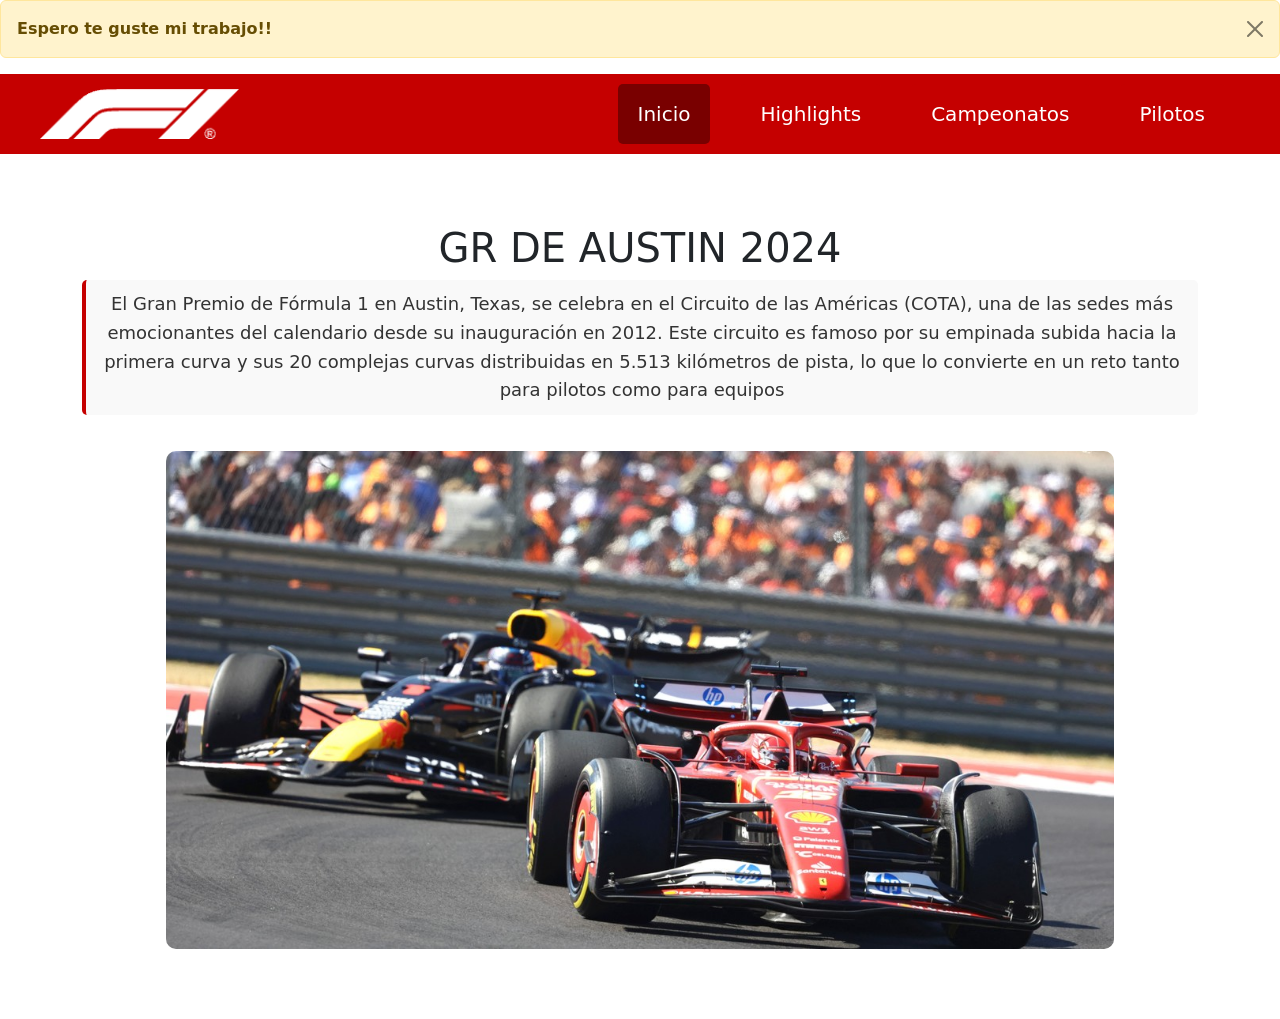
<file: index.html>
<!DOCTYPE html>
<html lang="es">
<head>
    <meta charset="UTF-8">
    <meta name="viewport" content="width=device-width, initial-scale=1.0">
    <title>Página Principal</title>
    <link rel="stylesheet" href="CSS/style.css">
    <link rel="stylesheet" href="https://cdn.jsdelivr.net/npm/bootstrap@4.3.1/dist/css/bootstrap.min.css" integrity="sha384-ggOyR0iXCbMQv3Xipma34MD+dH/1fQ784/j6cY/iJTQUOhcWr7x9JvoRxT2MZw1T" crossorigin="anonymous">
    <link rel="stylesheet" href="CSS/bootstrap.css">
</head>
<body>
        <div class="alert alert-warning alert-dismissible fade show" role="alert">
        <strong>Espero te guste mi trabajo!!</strong>
        <button type="button" class="btn-close" data-bs-dismiss="alert" aria-label="Close"></button>
      </div>
    <header>
        <nav class="navbar">
            <a href="index.html"><img src="img/formula-1-logo.png" class="logo"></a>
            <ul class="menu">
                <li><a href="index.html" class="activo">Inicio</a></li>
                <li><a href="pagina1.html">Highlights</a></li>
                <li><a href="pagina2.html">Campeonatos</a></li>
                <li><a href="pagina3.html">Pilotos</a></li>
            </ul>
        </nav>
    </header>

    <main class="container">
        <h1>GR DE AUSTIN 2024</h1>
        <p>El Gran Premio de Fórmula 1 en Austin, Texas, se celebra en el Circuito de las Américas (COTA), una de las sedes más emocionantes del calendario desde su inauguración en 2012. Este circuito es famoso por su empinada subida hacia la primera curva y sus 20 complejas curvas distribuidas en 5.513 kilómetros de pista, lo que lo convierte en un reto tanto para pilotos como para equipos​</p>
        <img src="IMG/inicio.jpg" alt="Monoplaza de RB y Ferrari" class="main-image">
    </main>
    <script src="bootstrap.bundle.js"></script>
</body>
</html>
</file>
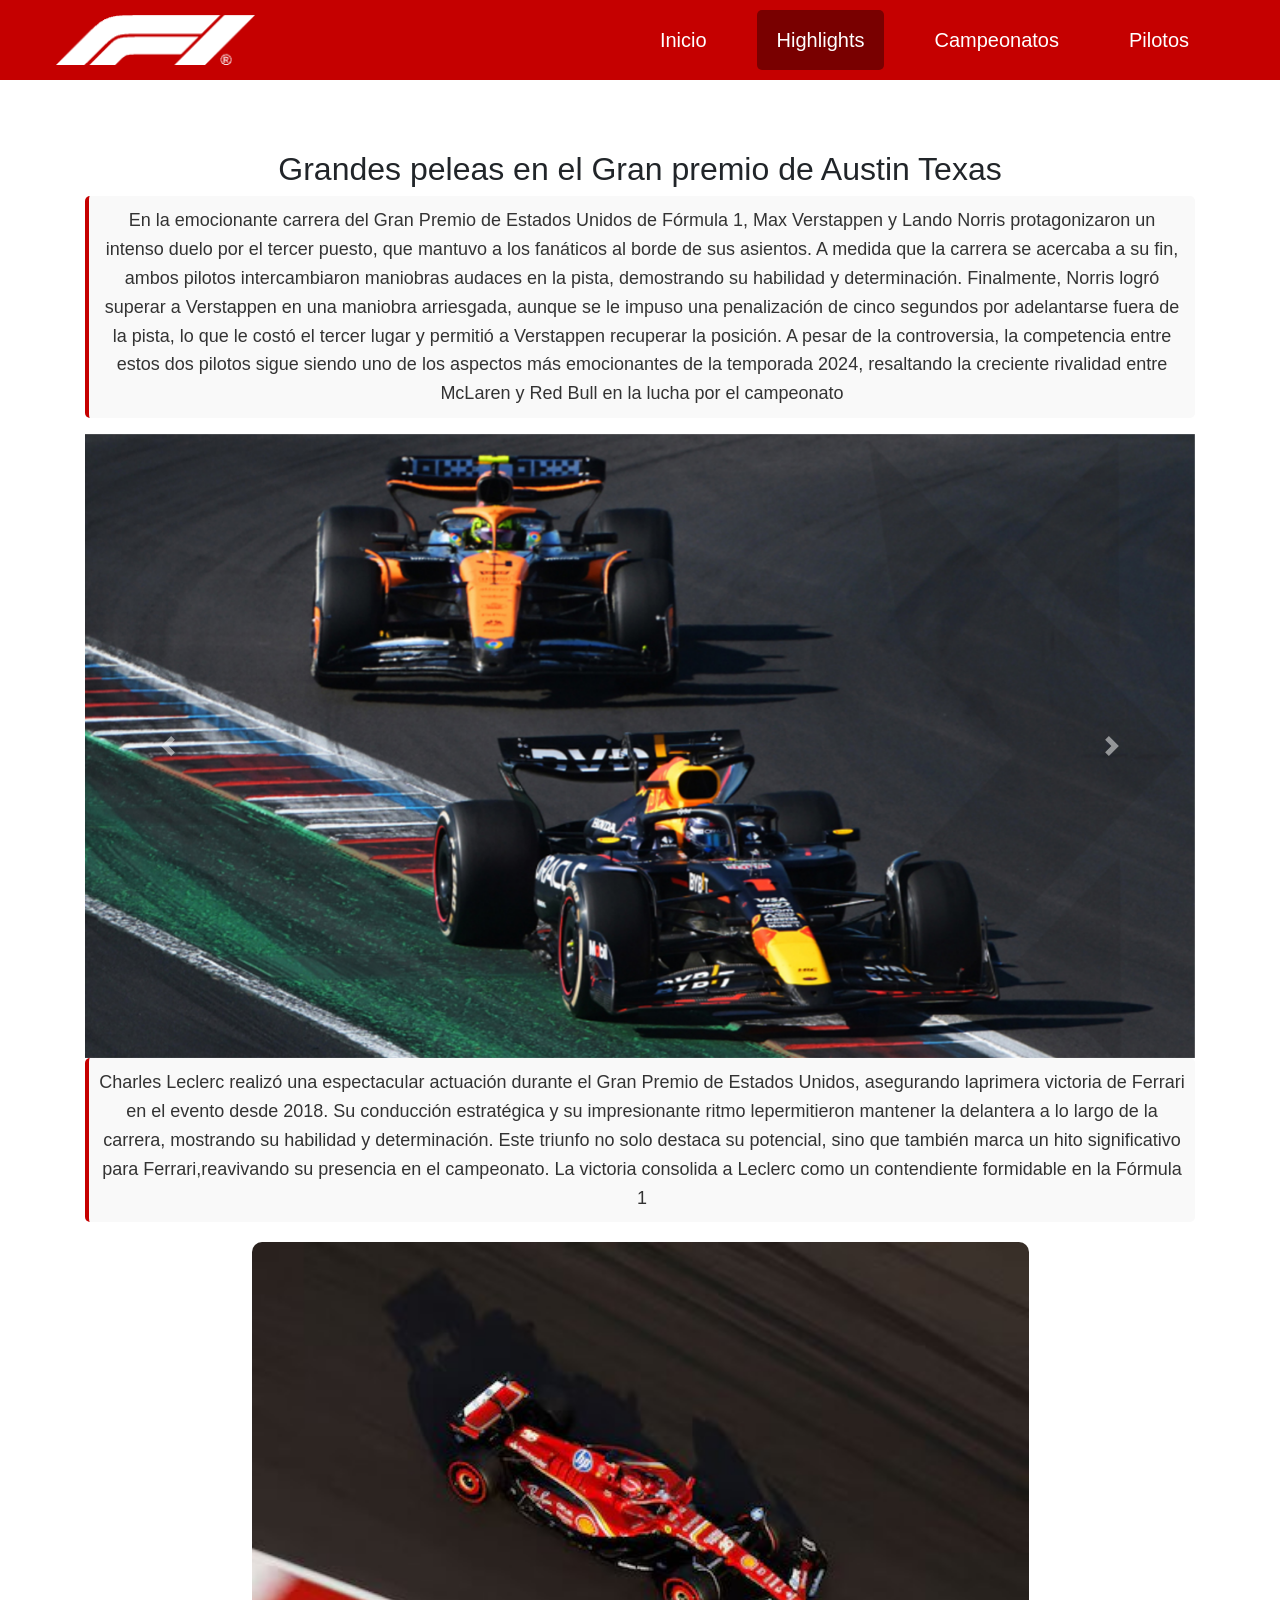
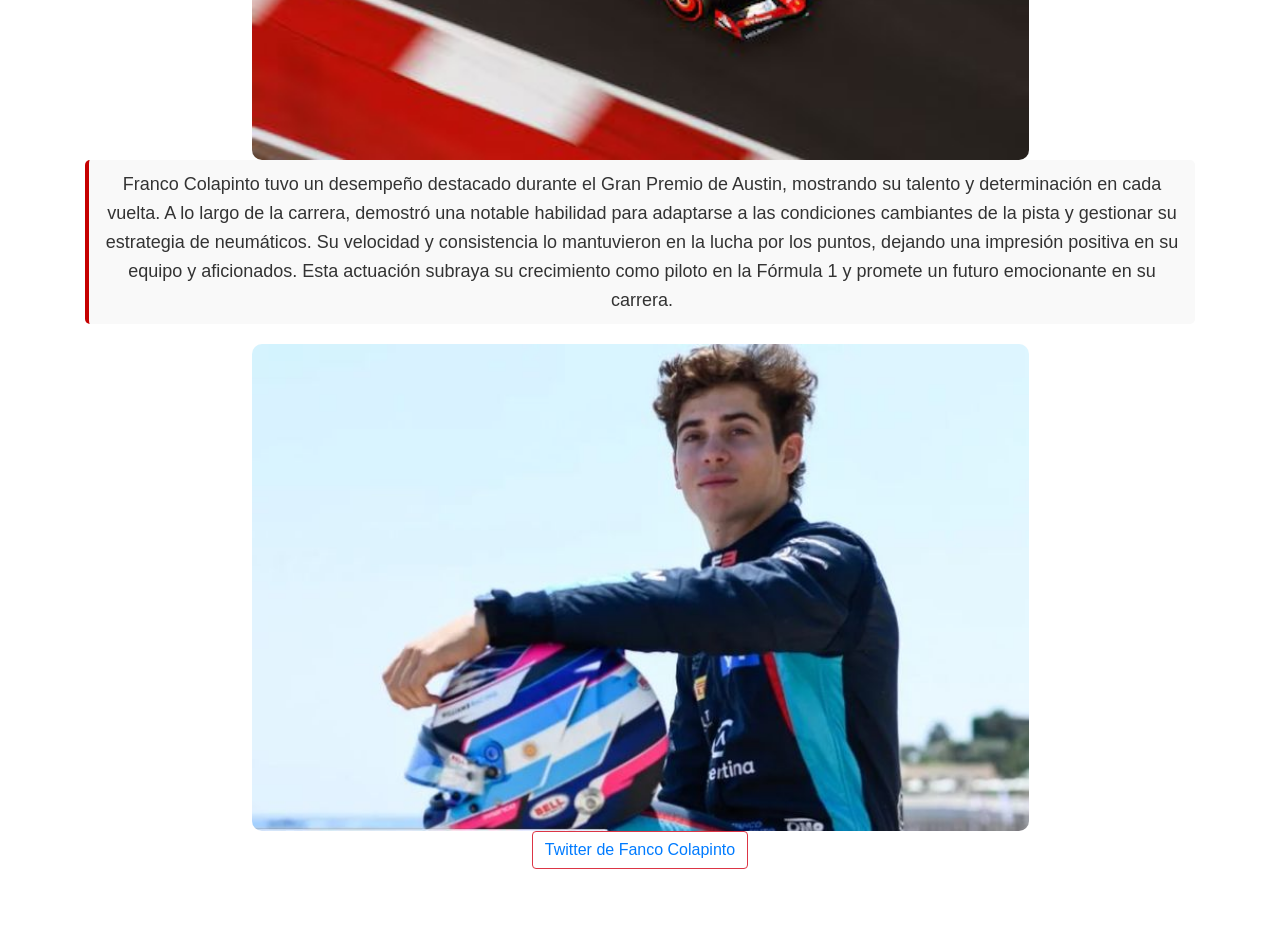
<file: pagina1.html>
<!DOCTYPE html>
<html lang="es">

<head>
    <meta charset="UTF-8">
    <meta name="viewport" content="width=device-width, initial-scale=1.0">
    <title>Página 1</title>
    <link rel="stylesheet" href="CSS/style.css">
    <link rel="stylesheet" href="https://cdn.jsdelivr.net/npm/bootstrap@4.3.1/dist/css/bootstrap.min.css"
        integrity="sha384-ggOyR0iXCbMQv3Xipma34MD+dH/1fQ784/j6cY/iJTQUOhcWr7x9JvoRxT2MZw1T" crossorigin="anonymous">
    <script src="https://code.jquery.com/jquery-3.3.1.slim.min.js"
        integrity="sha384-q8i/X+965DzO0rT7abK41JStQIAqVgRVzpbzo5smXKp4YfRvH+8abtTE1Pi6jizo"
        crossorigin="anonymous"></script>
    <script src="https://cdn.jsdelivr.net/npm/popper.js@1.14.7/dist/umd/popper.min.js"
        integrity="sha384-UO2eT0CpHqdSJQ6hJty5KVphtPhzWj9WO1clHTMGa3JDZwrnQq4sF86dIHNDz0W1"
        crossorigin="anonymous"></script>
    <script src="https://cdn.jsdelivr.net/npm/bootstrap@4.3.1/dist/js/bootstrap.min.js"
        integrity="sha384-JjSmVgyd0p3pXB1rRibZUAYoIIy6OrQ6VrjIEaFf/nJGzIxFDsf4x0xIM+B07jRM"
        crossorigin="anonymous"></script>
</head>

<body>
    <header>
        <nav class="navbar">
            <a href="index.html"><img src="img/formula-1-logo.png" class="logo"></a>
            <ul class="menu">
                <li><a href="index.html">Inicio</a></li>
                <li><a href="pagina1.htm" class="activo">Highlights</a></li>
                <li><a href="pagina2.html">Campeonatos</a></li>
                <li><a href="pagina3.html">Pilotos</a></li>
            </ul>
        </nav>
    </header>

    <main class="container">
        <h2>Grandes peleas en el Gran premio de Austin Texas</h2>
        <p>En la emocionante carrera del Gran Premio de Estados Unidos de Fórmula 1, Max Verstappen y Lando Norris
            protagonizaron un intenso duelo por el tercer puesto, que mantuvo a los fanáticos al borde de sus asientos.
            A medida que la carrera se acercaba a su fin, ambos pilotos intercambiaron maniobras audaces en la pista,
            demostrando su habilidad y determinación. Finalmente, Norris logró superar a Verstappen en una maniobra
            arriesgada, aunque se le impuso una penalización de cinco segundos por adelantarse fuera de la pista, lo que
            le costó el tercer lugar y permitió a Verstappen recuperar la posición. A pesar de la controversia, la
            competencia entre estos dos pilotos sigue siendo uno de los aspectos más
            emocionantes de la temporada 2024, resaltando la creciente rivalidad entre McLaren y Red Bull en la lucha
            por el campeonato</p>

        <div id="carouselExampleControls" class="carousel slide" data-ride="carousel">
            <div class="carousel-inner">
                <div class="carousel-item active">
                    <img class="d-block w-100" src="img/carrucel 1/1.jpg"
                        alt="Batalla entre Lando Norris y Max Verstappen por el tercer lugar">
                </div>
                <div class="carousel-item">
                    <img class="d-block w-100" src="img/carrucel 1/2.jpg" alt="Monoplaza de Max Verstappen">
                </div>
                <div class="carousel-item">
                    <img class="d-block w-100" src="img/carrucel 1/3.jpg" alt="Podio del Austin GP 2024">
                </div>
            </div>

            <a class="carousel-control-prev" href="#carouselExampleControls" role="button" data-slide="prev">
                <span class="carousel-control-prev-icon" aria-hidden="true"></span>
                <span class="sr-only">Previous</span>
            </a>
            <a class="carousel-control-next" href="#carouselExampleControls" role="button" data-slide="next">
                <span class="carousel-control-next-icon" aria-hidden="true"></span>
                <span class="sr-only">Next</span>
            </a>
        </div>
        <p>Charles Leclerc realizó una espectacular actuación durante el Gran Premio de Estados Unidos, asegurando
            laprimera victoria de Ferrari en el evento desde 2018. Su conducción estratégica y su impresionante ritmo
            lepermitieron mantener la delantera a lo largo de la carrera, mostrando su habilidad y determinación. Este
            triunfo no solo destaca su potencial, sino que también marca un hito significativo para Ferrari,reavivando
            su presencia en el campeonato. La victoria consolida a Leclerc como un contendiente formidable en la Fórmula
            1
        </p>
        <div class="gallery">
            <img src="img/Charles.jpg" alt="Monoplaza de Charles Leclerc"  class="img-fluid">
        </div>
        <p>Franco Colapinto tuvo un desempeño destacado durante el Gran Premio de Austin, mostrando su talento y
            determinación en cada vuelta. A lo largo de la carrera, demostró una notable habilidad para adaptarse a las
            condiciones cambiantes de la pista y gestionar su estrategia de neumáticos. Su velocidad y consistencia lo
            mantuvieron en la lucha por los puntos, dejando una impresión positiva en su equipo y aficionados. Esta
            actuación subraya su crecimiento como piloto en la Fórmula 1 y promete un futuro emocionante en su carrera.
        </p>
        <div class="gallery">
            <img src="img/Franco.jpg" alt="Franco Colapinto"  class="img-fluid">
        </div>
        <button type="button" class="btn btn-outline-danger"><a href="https://x.com/FranColapinto">Twitter de Fanco Colapinto</a></button>
    </main>

</body>

</html>
</file>
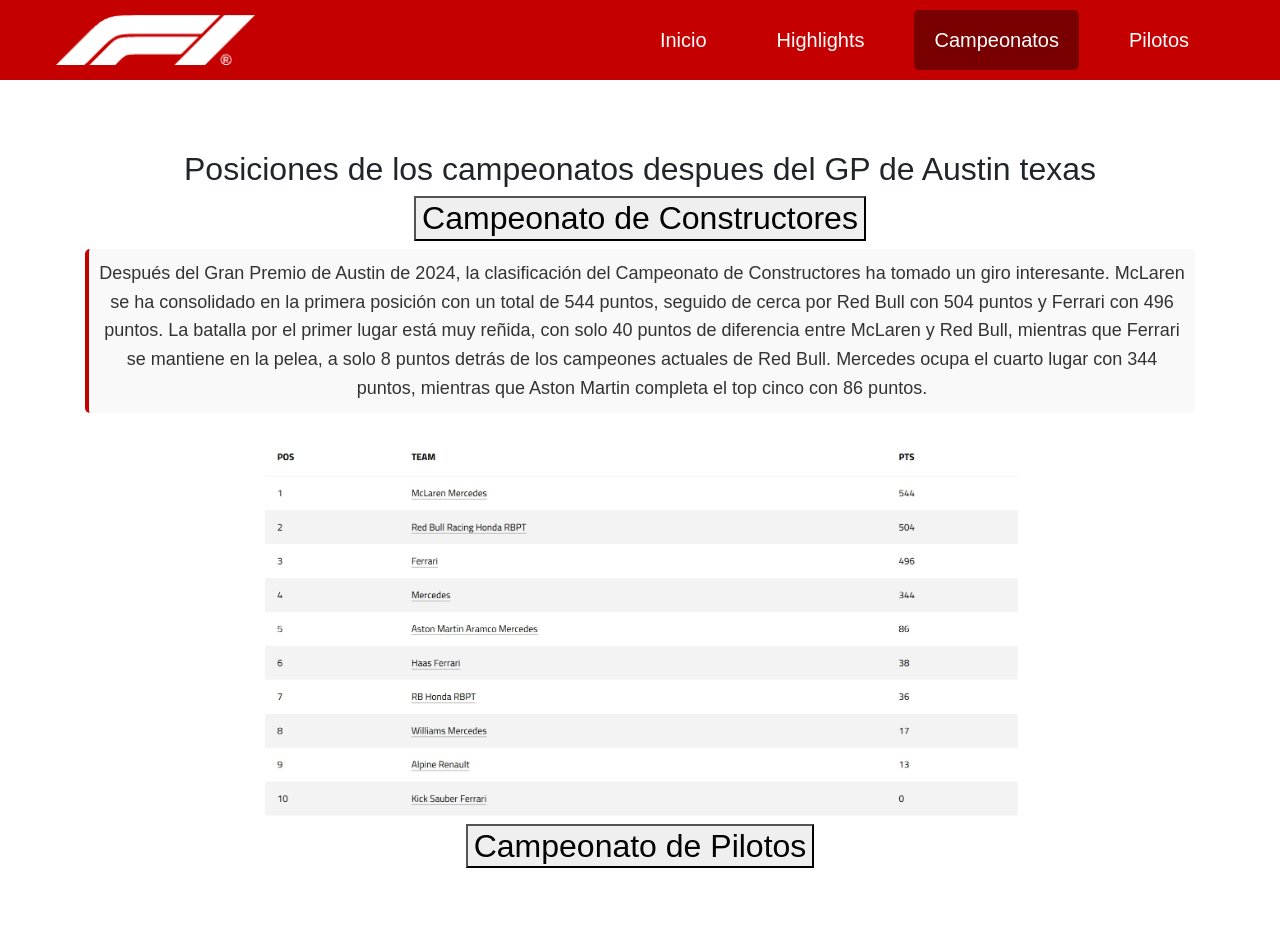
<file: pagina2.html>
<!DOCTYPE html>
<html lang="es">

<head>
    <meta charset="UTF-8">
    <meta name="viewport" content="width=device-width, initial-scale=1.0">
    <title>Página 1</title>
    <link rel="stylesheet" href="CSS/style.css">
    <link rel="stylesheet" href="https://cdn.jsdelivr.net/npm/bootstrap@4.3.1/dist/css/bootstrap.min.css"
        integrity="sha384-ggOyR0iXCbMQv3Xipma34MD+dH/1fQ784/j6cY/iJTQUOhcWr7x9JvoRxT2MZw1T" crossorigin="anonymous">
    <script src="https://code.jquery.com/jquery-3.3.1.slim.min.js"
        integrity="sha384-q8i/X+965DzO0rT7abK41JStQIAqVgRVzpbzo5smXKp4YfRvH+8abtTE1Pi6jizo"
        crossorigin="anonymous"></script>
    <script src="https://cdn.jsdelivr.net/npm/popper.js@1.14.7/dist/umd/popper.min.js"
        integrity="sha384-UO2eT0CpHqdSJQ6hJty5KVphtPhzWj9WO1clHTMGa3JDZwrnQq4sF86dIHNDz0W1"
        crossorigin="anonymous"></script>
    <script src="https://cdn.jsdelivr.net/npm/bootstrap@4.3.1/dist/js/bootstrap.min.js"
        integrity="sha384-JjSmVgyd0p3pXB1rRibZUAYoIIy6OrQ6VrjIEaFf/nJGzIxFDsf4x0xIM+B07jRM"
        crossorigin="anonymous"></script>
</head>

<body>
    <header>
        <nav class="navbar">
            <a href="index.html"><img src="img/formula-1-logo.png" class="logo"></a>
            <ul class="menu">
                <li><a href="index.html">Inicio</a></li>
                <li><a href="pagina1.html">Highlights</a></li>
                <li><a href="pagina2.html" class="activo">Campeonatos</a></li>
                <li><a href="pagina3.html">Pilotos</a></li>
            </ul>
        </nav>
    </header>

    <main class="container">
        <h2>Posiciones de los campeonatos despues del GP de Austin texas</h2>
        <script src="https://cdn.jsdelivr.net/npm/bootstrap@5.3.3/dist/js/bootstrap.bundle.min.js"
            integrity="sha384-YvpcrYf0tY3lHB60NNkmXc5s9fDVZLESaAA55NDzOxhy9GkcIdslK1eN7N6jIeHz"
            crossorigin="anonymous"></script>
        <div class="accordion" id="accordionPanelsStayOpenExample">
            <div class="accordion-item">
                <h2 class="accordion-header">
                    <button class="accordion-button" type="button" data-bs-toggle="collapse"
                        data-bs-target="#panelsStayOpen-collapseOne" aria-expanded="true"
                        aria-controls="panelsStayOpen-collapseOne">
                        Campeonato de Constructores
                    </button>
                </h2>
                <div id="panelsStayOpen-collapseOne" class="accordion-collapse collapse show">
                    <div class="accordion-body">
                        <p>Después del Gran Premio de Austin de 2024, la clasificación del Campeonato de Constructores
                            ha tomado un giro interesante. McLaren se ha consolidado en la primera posición con un total
                            de 544 puntos, seguido de cerca por Red Bull con 504 puntos y Ferrari con 496 puntos. La
                            batalla por el primer lugar está muy reñida, con solo 40 puntos de diferencia entre McLaren
                            y Red Bull, mientras que Ferrari se mantiene en la pelea, a solo 8 puntos detrás de los
                            campeones actuales de Red Bull. Mercedes ocupa el cuarto lugar con 344 puntos, mientras que
                            Aston Martin completa el top cinco con 86 puntos.</p>
                        <div class="gallery">
                            <img src="img/Acordeon/Constructores.jpg" class="img-fluid">
                        </div>
                    </div>
                </div>
            </div>
            <div class="accordion-item">
                <h2 class="accordion-header">
                    <button class="accordion-button collapsed" type="button" data-bs-toggle="collapse"
                        data-bs-target="#panelsStayOpen-collapseTwo" aria-expanded="false"
                        aria-controls="panelsStayOpen-collapseTwo">
                        Campeonato de Pilotos
                    </button>
                </h2>
                <div id="panelsStayOpen-collapseTwo" class="accordion-collapse collapse">
                    <div class="accordion-body">
                        <p>
                            Después del Gran Premio de Austin 2024, el Campeonato de Pilotos presenta un panorama
                            emocionante. Max Verstappen de Red Bull lidera la clasificación con 354 puntos, seguido de
                            cerca por Lando Norris de McLaren con 297 puntos y Charles Leclerc de Ferrari en tercer
                            lugar con 275 puntos. Oscar Piastri, también de McLaren, ocupa la cuarta posición con 247
                            puntos, mientras que Carlos Sainz, compañero de Leclerc en Ferrari, se encuentra en la
                            quinta posición con 215 puntos. Esta clasificación refleja una competencia feroz entre los
                            pilotos, especialmente entre los tres primeros, lo que promete más acción en las próximas
                            carreras.
                        </p>
                        <div class="gallery2">
                            <img src="img/Acordeon/Pilotos 1.jpg" class="img-fluid">
                            <img src="img/Acordeon/Pilotos 2.jpg" class="img-fluid">
                        </div>
                        <p>Las predicciones para el final del Campeonato de F1 2024 sugieren una intensa lucha entre los
                            principales contendientes. Con Max Verstappen liderando la clasificación, muchos expertos
                            creen que su experiencia y la consistencia de Red Bull le darán la ventaja necesaria para
                            mantener su título. Sin embargo, Lando Norris y Charles Leclerc están a solo unos puntos de
                            distancia, lo que significa que cada carrera podría cambiar el rumbo del campeonato. Los
                            analistas también destacan a Oscar Piastri como una posible sorpresa, ya que su rendimiento
                            ha mejorado considerablemente en las últimas carreras. A medida que se acercan las últimas
                            etapas de la temporada, la presión aumentará, y los errores serán menos tolerados, lo que
                            podría llevar a emocionantes finales en las próximas carreras.
                        </p>
                    </div>
                </div>
            </div>
        </div>
    </main>
</body>

</html>
</file>
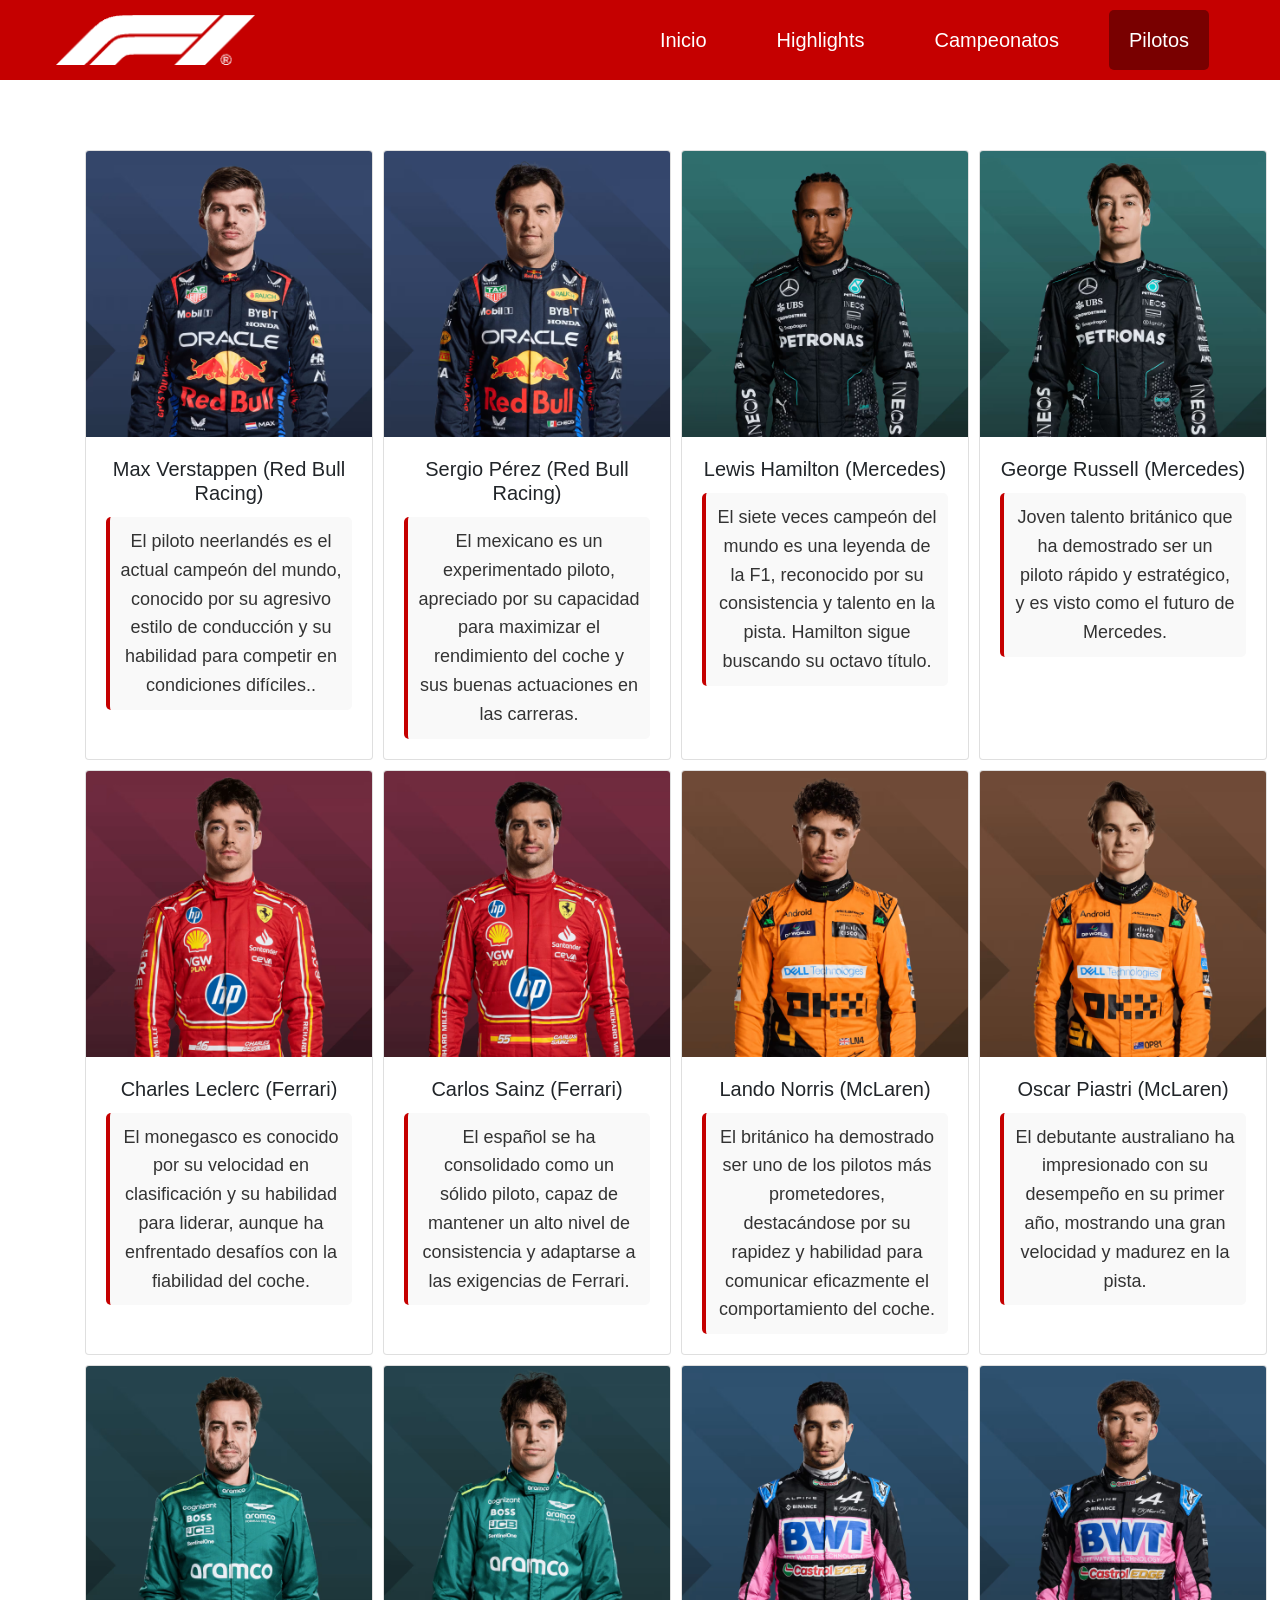
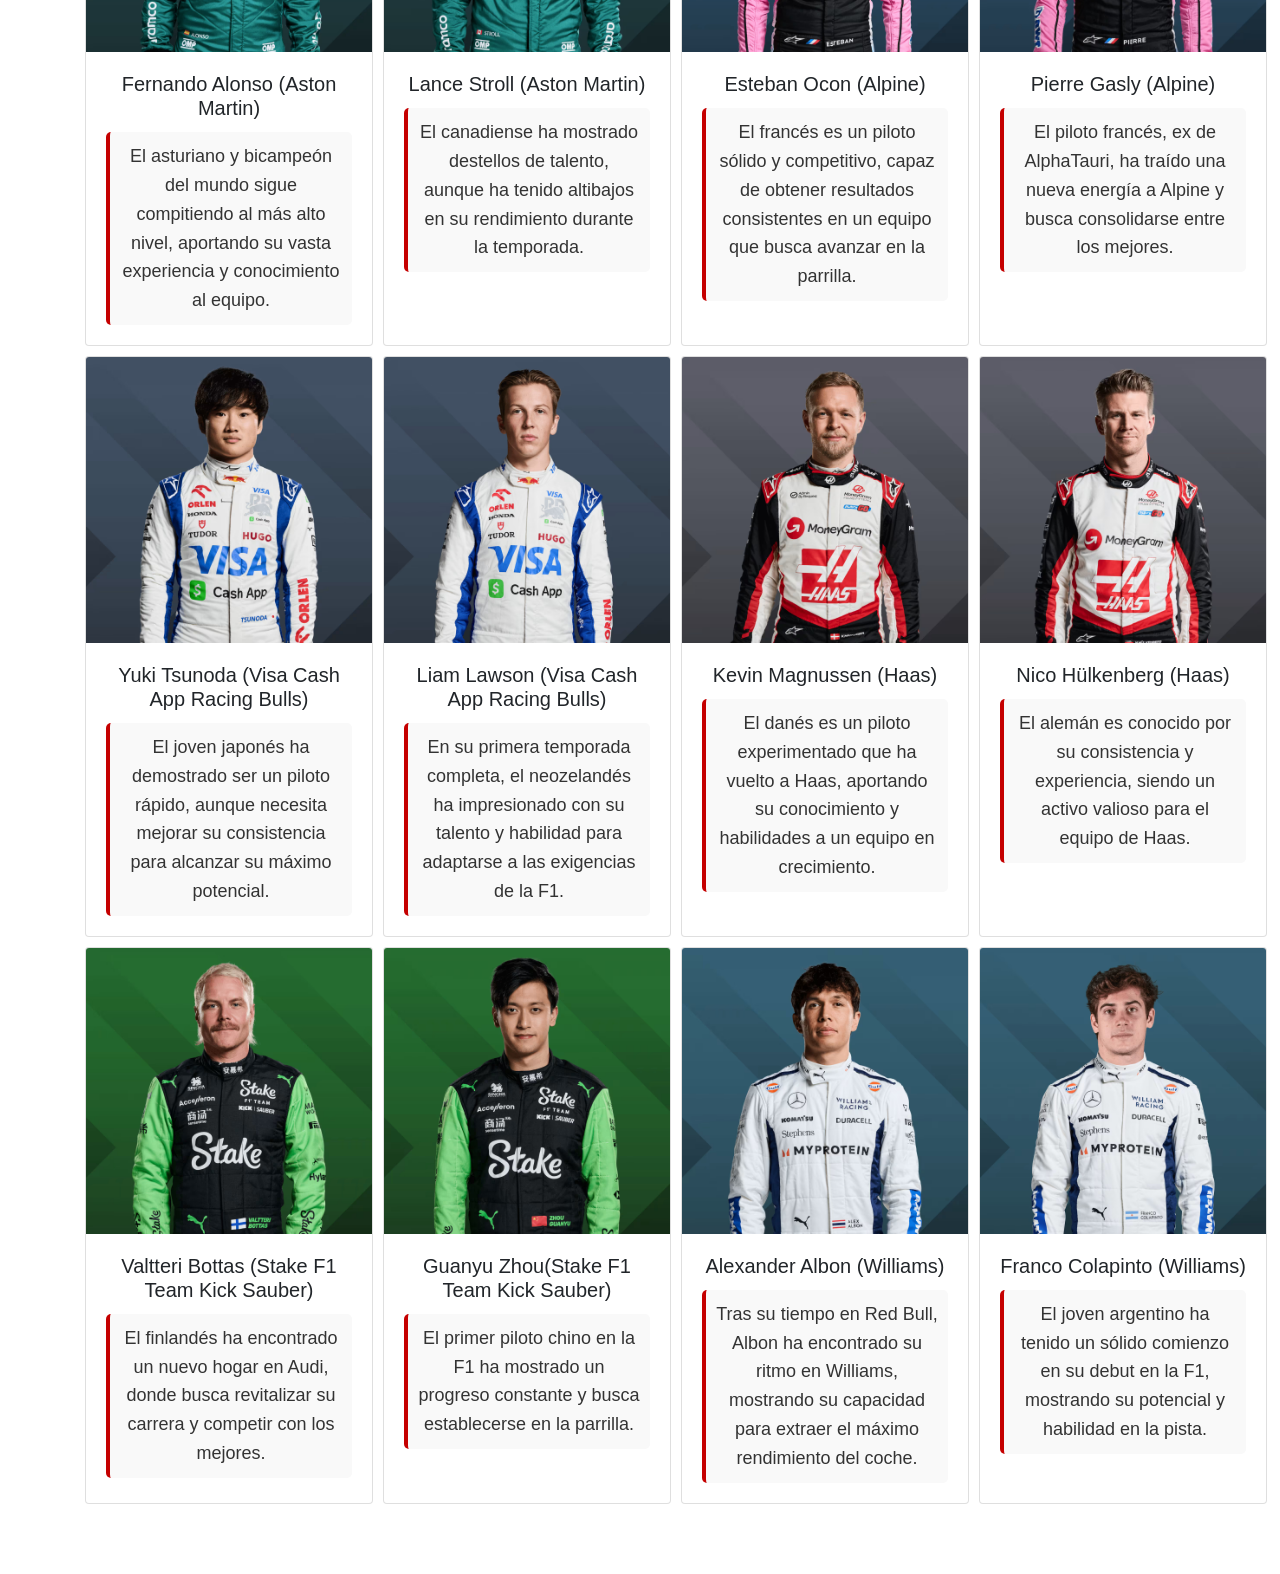
<file: pagina3.html>
<!DOCTYPE html>
<html lang="es">

<head>
    <meta charset="UTF-8">
    <meta name="viewport" content="width=device-width, initial-scale=1.0">
    <title>Página 1</title>
    <link rel="stylesheet" href="CSS/style.css">
    <link rel="stylesheet" href="https://cdn.jsdelivr.net/npm/bootstrap@4.3.1/dist/css/bootstrap.min.css"
        integrity="sha384-ggOyR0iXCbMQv3Xipma34MD+dH/1fQ784/j6cY/iJTQUOhcWr7x9JvoRxT2MZw1T" crossorigin="anonymous">
</head>

<body>
    <header>
        <nav class="navbar">
            <a href="index.html"><img src="img/formula-1-logo.png" class="logo"></a>
            <ul class="menu">
                <li><a href="index.html">Inicio</a></li>
                <li><a href="pagina1.html">Highlights</a></li>
                <li><a href="pagina2.html">Campeonatos</a></li>
                <li><a href="pagina3.html" class="activo">Pilotos</a></li>
            </ul>
        </nav>
    </header>

    <main class="container">
        <div class="card-container" style="display: grid; grid-template-columns: repeat(4, 1fr); gap: 10px;">
            <div class="card" style="width: 18rem;">
                <img src="img/Cards/verstappen.jpg" class="card-img-top">
                <div class="card-body">
                    <h5 class="card-title">Max Verstappen (Red Bull Racing)</h5>
                    <p class="card-text">El piloto neerlandés es el actual campeón del mundo, conocido por su agresivo
                        estilo de conducción y su habilidad para competir en condiciones difíciles..</p>
                </div>
            </div>
            <div class="card" style="width: 18rem;">
                <img src="img/Cards/perez.jpg" class="card-img-top">
                <div class="card-body">
                    <h5 class="card-title">Sergio Pérez (Red Bull Racing)</h5>
                    <p class="card-text">El mexicano es un experimentado piloto, apreciado por su capacidad para
                        maximizar el rendimiento del coche y sus buenas actuaciones en las carreras.</p>
                </div>
            </div>
            <div class="card" style="width: 18rem;">
                <img src="img/Cards/hamilton.jpg" class="card-img-top">
                <div class="card-body">
                    <h5 class="card-title">Lewis Hamilton (Mercedes)</h5>
                    <p class="card-text">El siete veces campeón del mundo es una leyenda de la F1, reconocido por su
                        consistencia y talento en la pista. Hamilton sigue buscando su octavo título.</p>
                </div>
            </div>
            <div class="card" style="width: 18rem;">
                <img src="img/Cards/russell.jpg" class="card-img-top">
                <div class="card-body">
                    <h5 class="card-title">George Russell (Mercedes)</h5>
                    <p class="card-text">Joven talento británico que ha demostrado ser un piloto rápido y estratégico, y
                        es visto como el futuro de Mercedes.</p>
                </div>
            </div>
            <div class="card" style="width: 18rem;">
                <img src="img/Cards/leclerc.jpg" class="card-img-top">
                <div class="card-body">
                    <h5 class="card-title">Charles Leclerc (Ferrari)</h5>
                    <p class="card-text">El monegasco es conocido por su velocidad en clasificación y su habilidad para
                        liderar, aunque ha enfrentado desafíos con la fiabilidad del coche.</p>
                </div>
            </div>
            <div class="card" style="width: 18rem;">
                <img src="img/Cards/sainz.jpg" class="card-img-top">
                <div class="card-body">
                    <h5 class="card-title">Carlos Sainz (Ferrari)</h5>
                    <p class="card-text">El español se ha consolidado como un sólido piloto, capaz de mantener un alto
                        nivel de consistencia y adaptarse a las exigencias de Ferrari.</p>
                </div>
            </div>
            <div class="card" style="width: 18rem;">
                <img src="img/Cards/norris.jpg" class="card-img-top">
                <div class="card-body">
                    <h5 class="card-title">Lando Norris (McLaren)</h5>
                    <p class="card-text">El británico ha demostrado ser uno de los pilotos más prometedores,
                        destacándose por su rapidez y habilidad para comunicar eficazmente el comportamiento del coche.
                    </p>
                </div>
            </div>
            <div class="card" style="width: 18rem;">
                <img src="img/Cards/piastri.jpg" class="card-img-top">
                <div class="card-body">
                    <h5 class="card-title">Oscar Piastri (McLaren)</h5>
                    <p class="card-text">El debutante australiano ha impresionado con su desempeño en su primer año,
                        mostrando una gran velocidad y madurez en la pista.
                    </p>
                </div>
            </div>
            <div class="card" style="width: 18rem;">
                <img src="img/Cards/alonso.jpg" class="card-img-top">
                <div class="card-body">
                    <h5 class="card-title">Fernando Alonso (Aston Martin)</h5>
                    <p class="card-text">El asturiano y bicampeón del mundo sigue compitiendo al más alto nivel,
                        aportando su vasta experiencia y conocimiento al equipo.
                    </p>
                </div>
            </div>
            <div class="card" style="width: 18rem;">
                <img src="img/Cards/stroll.jpg" class="card-img-top">
                <div class="card-body">
                    <h5 class="card-title">Lance Stroll (Aston Martin)</h5>
                    <p class="card-text">El canadiense ha mostrado destellos de talento, aunque ha tenido altibajos en
                        su rendimiento durante la temporada.
                    </p>
                </div>
            </div>
            <div class="card" style="width: 18rem;">
                <img src="img/Cards/ocon.jpg" class="card-img-top">
                <div class="card-body">
                    <h5 class="card-title">Esteban Ocon (Alpine)</h5>
                    <p class="card-text">El francés es un piloto sólido y competitivo, capaz de obtener resultados
                        consistentes en un equipo que busca avanzar en la parrilla.
                    </p>
                </div>
            </div>
            <div class="card" style="width: 18rem;">
                <img src="img/Cards/gasly.jpg" class="card-img-top">
                <div class="card-body">
                    <h5 class="card-title">Pierre Gasly (Alpine)</h5>
                    <p class="card-text">El piloto francés, ex de AlphaTauri, ha traído una nueva energía a Alpine y
                        busca consolidarse entre los mejores.
                    </p>
                </div>
            </div>
            <div class="card" style="width: 18rem;">
                <img src="img/Cards/tsunoda.jpg" class="card-img-top">
                <div class="card-body">
                    <h5 class="card-title">Yuki Tsunoda (Visa Cash App Racing Bulls)</h5>
                    <p class="card-text">El joven japonés ha demostrado ser un piloto rápido, aunque necesita mejorar su
                        consistencia para alcanzar su máximo potencial.
                    </p>
                </div>
            </div>
            <div class="card" style="width: 18rem;">
                <img src="img/Cards/lawson.jpg" class="card-img-top">
                <div class="card-body">
                    <h5 class="card-title">Liam Lawson (Visa Cash App Racing Bulls)</h5>
                    <p class="card-text">En su primera temporada completa, el neozelandés ha impresionado con su talento
                        y habilidad para adaptarse a las exigencias de la F1.
                    </p>
                </div>
            </div>
            <div class="card" style="width: 18rem;">
                <img src="img/Cards/magnussen.jpg" class="card-img-top">
                <div class="card-body">
                    <h5 class="card-title">Kevin Magnussen (Haas)</h5>
                    <p class="card-text">El danés es un piloto experimentado que ha vuelto a Haas, aportando su
                        conocimiento y habilidades a un equipo en crecimiento.
                    </p>
                </div>
            </div>
            <div class="card" style="width: 18rem;">
                <img src="img/Cards/hulkenberg.jpg" class="card-img-top">
                <div class="card-body">
                    <h5 class="card-title">Nico Hülkenberg (Haas)</h5>
                    <p class="card-text"> El alemán es conocido por su consistencia y experiencia, siendo un activo
                        valioso para el equipo de Haas.
                    </p>
                </div>
            </div>
            <div class="card" style="width: 18rem;">
                <img src="img/Cards/bottas.jpg" class="card-img-top">
                <div class="card-body">
                    <h5 class="card-title">Valtteri Bottas (Stake F1 Team Kick Sauber)</h5>
                    <p class="card-text">El finlandés ha encontrado un nuevo hogar en Audi, donde busca revitalizar su
                        carrera y competir con los mejores.
                    </p>
                </div>
            </div>
            <div class="card" style="width: 18rem;">
                <img src="img/Cards/zhou.jpg" class="card-img-top">
                <div class="card-body">
                    <h5 class="card-title">Guanyu Zhou(Stake F1 Team Kick Sauber)</h5>
                    <p class="card-text">El primer piloto chino en la F1 ha mostrado un progreso constante y busca
                        establecerse en la parrilla.
                    </p>
                </div>
            </div>
            <div class="card" style="width: 18rem;">
                <img src="img/Cards/albon.jpg" class="card-img-top">
                <div class="card-body">
                    <h5 class="card-title">Alexander Albon (Williams)</h5>
                    <p class="card-text">Tras su tiempo en Red Bull, Albon ha encontrado su ritmo en Williams, mostrando
                        su capacidad para extraer el máximo rendimiento del coche.
                    </p>
                </div>
            </div>
            <div class="card" style="width: 18rem;">
                <img src="img/Cards/colapinto.jpg" class="card-img-top">
                <div class="card-body">
                    <h5 class="card-title">Franco Colapinto (Williams)</h5>
                    <p class="card-text"> El joven argentino ha tenido un sólido comienzo en su debut en la F1,
                        mostrando su potencial y habilidad en la pista.
                    </p>
                </div>
            </div>
        </div>
    </main>
</body>

</html>
</file>
<file: CSS/style.css>
body {
    margin: 0;
    padding: 0;
    box-sizing: border-box;
    font-family: Arial, sans-serif;
    background-color: #f0f0f0;
    display: flex;
    flex-direction: column;
    min-height: 100vh;
}

header {
    background-color: #c50000;
    height: 80px;
    width: 100%;
}

.navbar {
    display: flex;
    justify-content: space-between;
    align-items: center;
    max-width: 1200px;
    margin: 0 auto;
    height: 100%;
}

.menu {
    display: flex;
    justify-content: center;
    list-style: none;
    padding: 0;
    margin: 0;
}

.menu li {
    margin: 0 15px;
}

.menu li a {
    display: block;
    padding: 15px 20px;
    font-size: 20px;
    color: white;
    text-decoration: none;
    background-color: #c50000;
    transition: background-color 0.3s ease, color 0.3s ease;
    border-radius: 5px;
}

.menu li a:hover {
    background-color: rgb(53, 0, 0);
    color: rgb(255, 0, 0);
    text-decoration: underline;
}

.menu li a.activo {
    background-color: #790000;
    color: white;
}

.logo {
    height: 50px;
}

.container {
    max-width: 800px;
    margin: 50px auto;
    text-align: center;
    padding: 20px;
}

.main-image {
    width: 85%;
    height: auto;
    border-radius: 10px;
    margin-top: 20px;
}

.gallery {
    display: flex;
    justify-content: space-around;
    margin-top: 20px;
}

.gallery img {
    width: 70%;
    border-radius: 10px;
}

.gallery2{
    justify-content: space-around;
    margin-top: 20px;
}

.gallery2 img {
    width: 70%;
    border-radius: 10px;
}

p {
    font-size: 18px; 
    line-height: 1.6;
    color: #333; 
    margin: 100px 0;
    padding: 10px; 
    background-color: #f9f9f9; 
    border-left: 4px solid #c50000;
    border-radius: 5px; 
}
</file>
